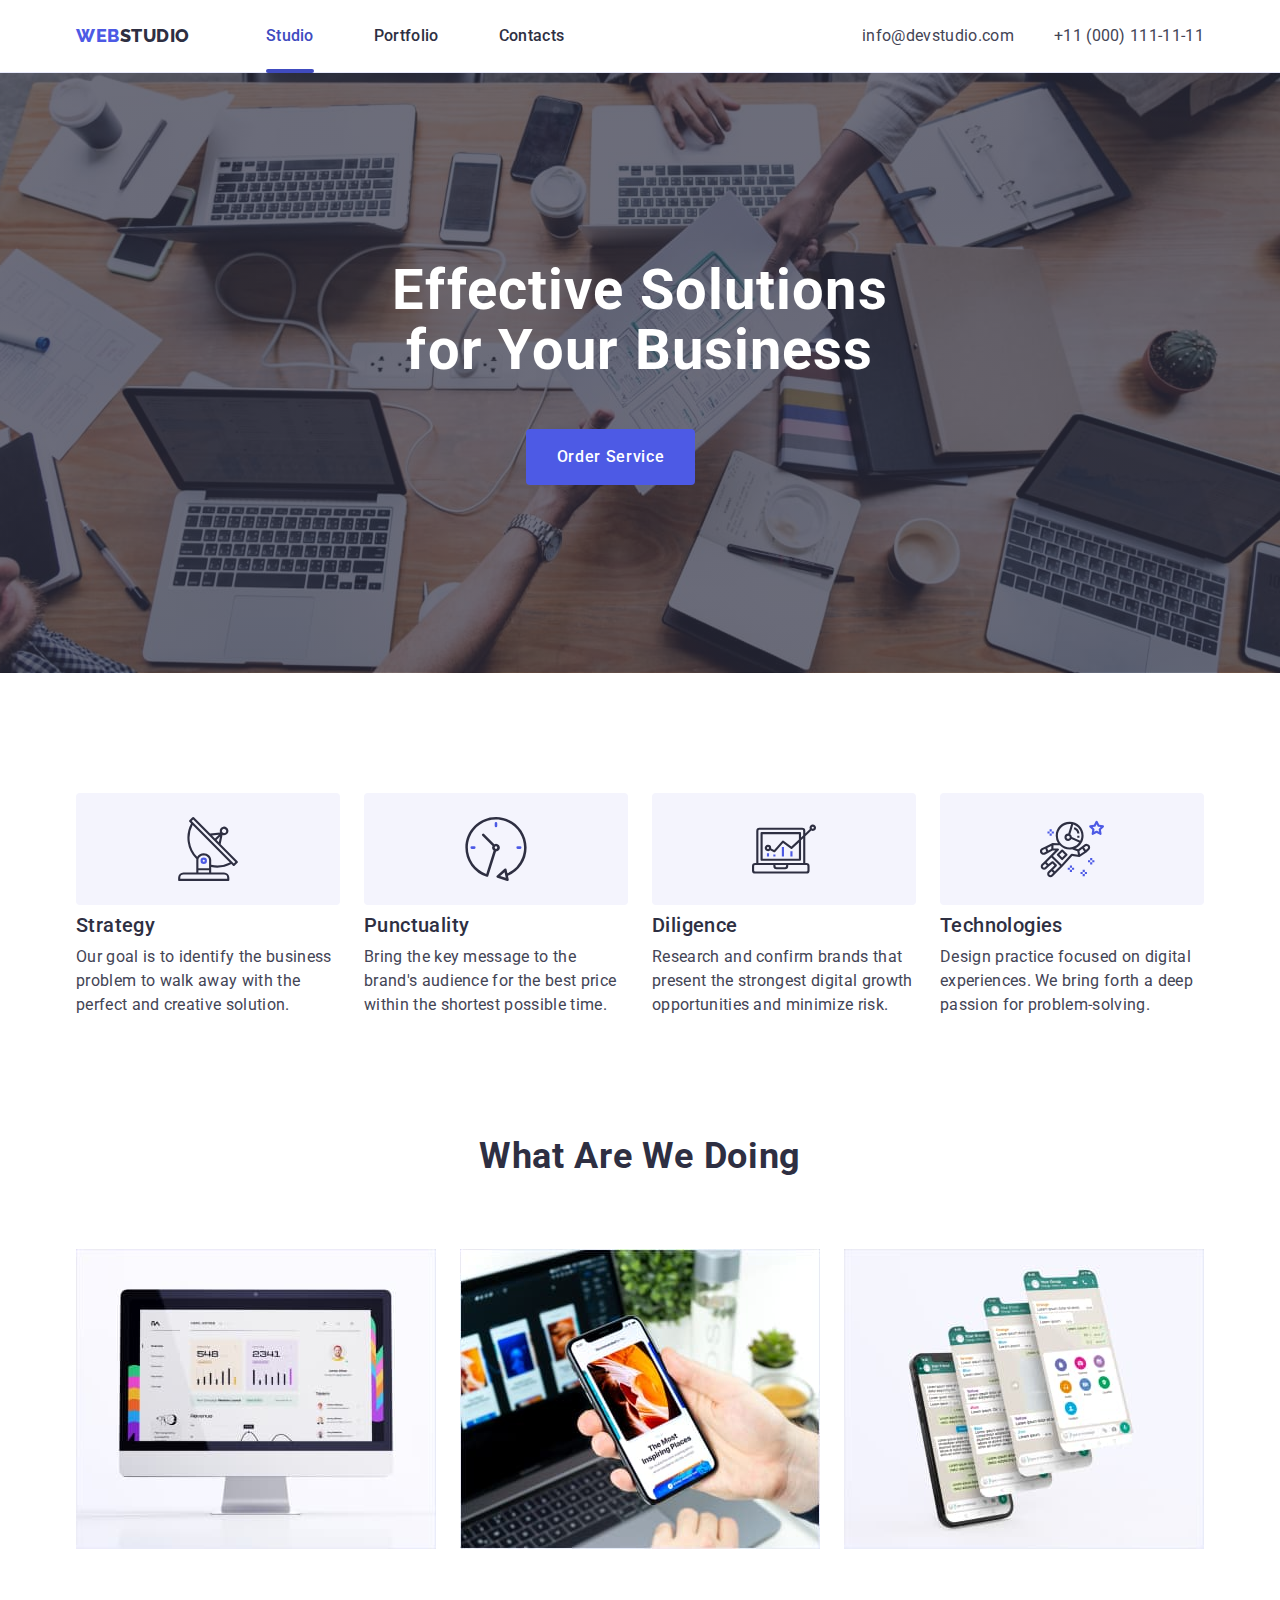
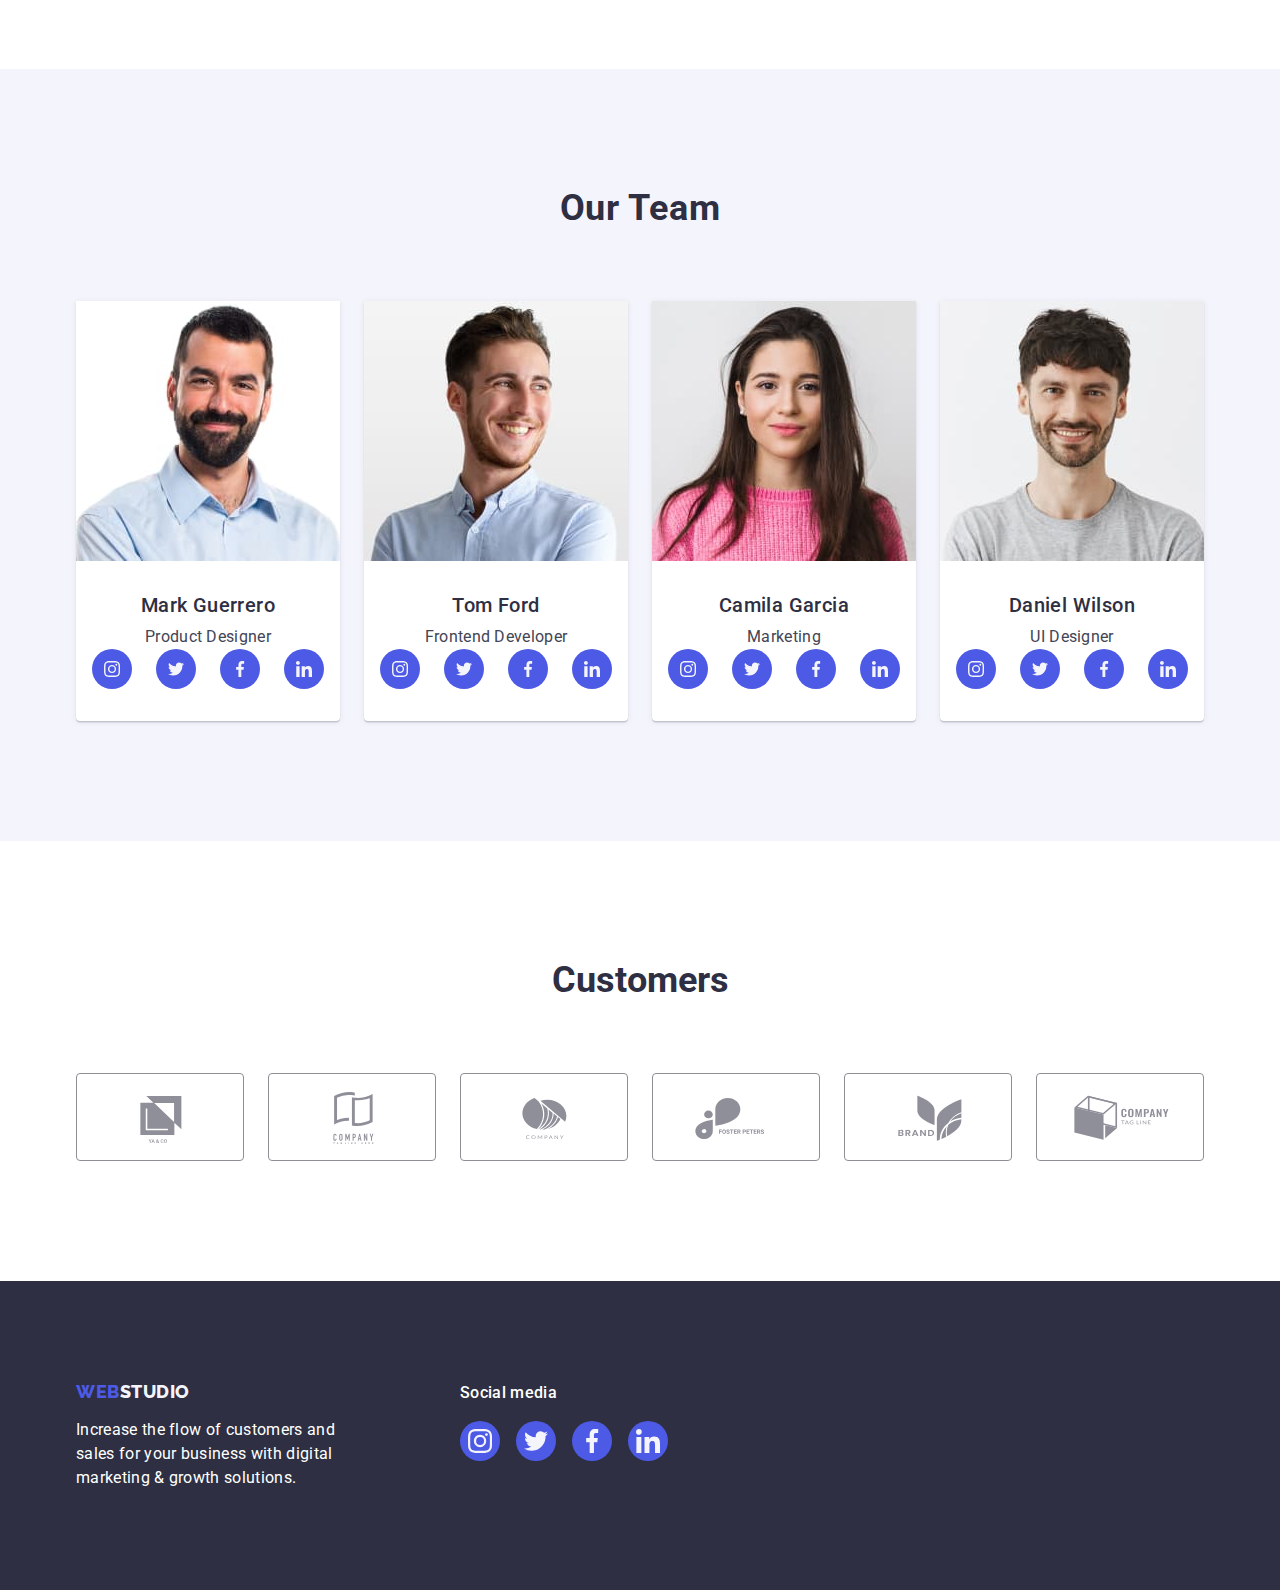
<file: index.html>
<!DOCTYPE html>
<html lang="en">
  <head>
    <meta charset="UTF-8" />
    <meta http-equiv="X-UA-Compatible" content="IE=edge" />
    <meta name="viewport" content="width=device-width, initial-scale=1.0" />

    <title>WebStudio</title>
    <link
      rel="stylesheet"
      href="https://cdn.jsdelivr.net/npm/modern-normalize@2.0.0/modern-normalize.min.css"
    />
    <link rel="preconnect" href="https://fonts.googleapis.com" />
    <link rel="preconnect" href="https://fonts.gstatic.com" crossorigin />
    <link
      href="https://fonts.googleapis.com/css2?family=Raleway:wght@800&family=Roboto:wght@400;500;700&display=swap"
      rel="stylesheet"
    />
    <link rel="stylesheet" href="./css/styles.css" />
  </head>

  <body class="page-body">
    <header class="page-header">
      <div class="container page-header-container">
        <nav class="page-nav">
          <a class="logo link web" href="./index.html">
            Web<span class="studio">Studio</span></a
          >
          <ul class="info list">
            <li class="info-element">
              <a class="element current link" href="./index.html">Studio</a>
            </li>
            <li class="info-element">
              <a class="element link" href="./portfolio.html">Portfolio</a>
            </li>
            <li class="info-element">
              <a class="element link" href="">Contacts</a>
            </li>
          </ul>
        </nav>
        <address class="adr">
          <ul class="info_contact list">
            <li class="adress-elem">
              <a class="contact link" href="mailto:info@devstudio.com"
                >info@devstudio.com</a
              >
            </li>
            <li class="adress-elem">
              <a class="contact link" href="tel:+110001111111"
                >+11 (000) 111-11-11</a
              >
            </li>
          </ul>
        </address>
      </div>
    </header>
    <main>
      <!-- 1section-tagline -->
      <section class="tagline-section">
        <div class="container color-tagline">
          <h1 class="tagline">Effective Solutions for Your Business</h1>
          <button class="modal-btn" type="button" data-modal-open>
            Order Service
          </button>
        </div>
      </section>
      <!-- 2section-quality -->
      <section class="quality">
        <div class="container">
          <h1 class="visually-hidden">Our possibilities</h1>
          <ul class="info_quality list">
            <li class="qual-list">
              <div class="qual-list-icon">
                <svg class="quality-icone" width="64" height="64">
                  <use href="./images/icons.svg#icon-antenna-1"></use>
                </svg>
              </div>
              <h3 class="quality-name">Strategy</h3>
              <p class="paragraph">
                Our goal is to identify the business problem to walk away with
                the perfect and creative solution.
              </p>
            </li>
            <li class="qual-list">
              <div class="qual-list-icon">
                <svg class="quality-icone" width="64" height="64">
                  <use href="./images/icons.svg#icon-clock-1"></use>
                </svg>
              </div>
              <h3 class="quality-name">Punctuality</h3>
              <p class="paragraph">
                Bring the key message to the brand's audience for the best price
                within the shortest possible time.
              </p>
            </li>
            <li class="qual-list">
              <div class="qual-list-icon">
                <svg class="quality-icone" width="64" height="64">
                  <use href="./images/icons.svg#icon-diagram-1"></use>
                </svg>
              </div>
              <h3 class="quality-name">Diligence</h3>
              <p class="paragraph">
                Research and confirm brands that present the strongest digital
                growth opportunities and minimize risk.
              </p>
            </li>
            <li class="qual-list">
              <div class="qual-list-icon">
                <svg class="quality-icone" width="64" height="64">
                  <use href="./images/icons.svg#icon-astronaut-1"></use>
                </svg>
              </div>
              <h3 class="quality-name">Technologies</h3>
              <p class="paragraph">
                Design practice focused on digital experiences. We bring forth a
                deep passion for problem-solving.
              </p>
            </li>
          </ul>
        </div>
      </section>
      <!-- 3section-services -->
      <section class="services">
        <div class="container">
          <h2 class="we_doing">What are we doing</h2>
          <ul class="info_img list">
            <li class="services-images">
              <img src="./images/monitor.jpg" alt="monitor" width="360" />
            </li>
            <li class="services-images">
              <img src="./images/telepthone.jpg" alt="telephone" width="360" />
            </li>
            <li class="services-images">
              <img
                src="./images/telepthones.jpg"
                alt="telephones"
                width="360"
              />
            </li>
          </ul>
        </div>
      </section>
      <!-- 4secion-employers -->
      <section class="employers">
        <div class="container employers_color">
          <h2 class="team">Our Team</h2>
          <ul class="info_photo list">
            <li class="team-photo">
              <img
                class="team-photo-list"
                src="./images/markguerrero.jpg"
                alt="men"
                width="264"
              />
              <div class="employers_info">
                <h3 class="name">Mark Guerrero</h3>
                <p class="job-title">Product Designer</p>
                <!-- social-list -->
                <ul class="social list">
                  <li class="social-icons">
                    <a class="social-list-icons" href="">
                      <svg class="social-pages" width="16" height="16">
                        <use href="./images/icons.svg#icon-instagram-2"></use>
                      </svg>
                    </a>
                  </li>
                  <li class="social-icons">
                    <a class="social-list-icons" href="">
                      <svg class="social-pages" width="16" height="16">
                        <use href="./images/icons.svg#icon-twitter-1"></use>
                      </svg>
                    </a>
                  </li>
                  <li class="social-icons">
                    <a class="social-list-icons" href="">
                      <svg class="social-pages" width="16" height="16">
                        <use href="./images/icons.svg#icon-facebook-1"></use>
                      </svg>
                    </a>
                  </li>
                  <li class="social-icons">
                    <a class="social-list-icons" href="">
                      <svg class="social-pages" width="16" height="16">
                        <use href="./images/icons.svg#icon-linkedin-1"></use>
                      </svg>
                    </a>
                  </li>
                </ul>
              </div>
            </li>
            <li class="team-photo">
              <img
                class="team-photo-list"
                src="./images/tomford.jpg"
                alt="men"
                width="264"
              />
              <div class="employers_info">
                <h3 class="name">Tom Ford</h3>
                <p class="job-title">Frontend Developer</p>
                <ul class="social list">
                  <li class="social-icons">
                    <a class="social-list-icons" href="">
                      <svg class="social-pages" width="16" height="16">
                        <use href="./images/icons.svg#icon-instagram-2"></use>
                      </svg>
                    </a>
                  </li>
                  <li class="social-icons">
                    <a class="social-list-icons" href="">
                      <svg class="social-pages" width="16" height="16">
                        <use href="./images/icons.svg#icon-twitter-1"></use>
                      </svg>
                    </a>
                  </li>
                  <li class="social-icons">
                    <a class="social-list-icons" href="">
                      <svg class="social-pages" width="16" height="16">
                        <use href="./images/icons.svg#icon-facebook-1"></use>
                      </svg>
                    </a>
                  </li>
                  <li class="social-icons">
                    <a class="social-list-icons" href="">
                      <svg class="social-pages" width="16" height="16">
                        <use href="./images/icons.svg#icon-linkedin-1"></use>
                      </svg>
                    </a>
                  </li>
                </ul>
              </div>
            </li>
            <li class="team-photo">
              <img
                class="team-photo-list"
                src="./images/camilagarsia.jpg"
                alt="women"
                width="264"
              />
              <div class="employers_info">
                <h3 class="name">Camila Garcia</h3>
                <p class="job-title">Marketing</p>
                <ul class="social list">
                  <li class="social-icons">
                    <a class="social-list-icons" href="">
                      <svg class="social-pages" width="16" height="16">
                        <use href="./images/icons.svg#icon-instagram-2"></use>
                      </svg>
                    </a>
                  </li>
                  <li class="social-icons">
                    <a class="social-list-icons" href="">
                      <svg class="social-pages" width="16" height="16">
                        <use href="./images/icons.svg#icon-twitter-1"></use>
                      </svg>
                    </a>
                  </li>
                  <li class="social-icons">
                    <a class="social-list-icons" href="">
                      <svg class="social-pages" width="16" height="16">
                        <use href="./images/icons.svg#icon-facebook-1"></use>
                      </svg>
                    </a>
                  </li>
                  <li class="social-icons">
                    <a class="social-list-icons" href="">
                      <svg class="social-pages" width="16" height="16">
                        <use href="./images/icons.svg#icon-linkedin-1"></use>
                      </svg>
                    </a>
                  </li>
                </ul>
              </div>
            </li>
            <li class="team-photo">
              <img
                class="team-photo-list"
                src="./images/danielwilson.jpg"
                alt="men"
                width="264"
              />
              <div class="employers_info">
                <h3 class="name">Daniel Wilson</h3>
                <p class="job-title">UI Designer</p>
                <ul class="social list">
                  <li class="social-icons">
                    <a class="social-list-icons" href="">
                      <svg class="social-pages" width="16" height="16">
                        <use href="./images/icons.svg#icon-instagram-2"></use>
                      </svg>
                    </a>
                  </li>
                  <li class="social-icons">
                    <a class="social-list-icons" href="">
                      <svg class="social-pages" width="16" height="16">
                        <use href="./images/icons.svg#icon-twitter-1"></use>
                      </svg>
                    </a>
                  </li>
                  <li class="social-icons">
                    <a class="social-list-icons" href="">
                      <svg class="social-pages" width="16" height="16">
                        <use href="./images/icons.svg#icon-facebook-1"></use>
                      </svg>
                    </a>
                  </li>
                  <li class="social-icons">
                    <a class="social-list-icons" href="">
                      <svg class="social-pages" width="16" height="16">
                        <use href="./images/icons.svg#icon-linkedin-1"></use>
                      </svg>
                    </a>
                  </li>
                </ul>
              </div>
            </li>
          </ul>
        </div>
      </section>
      <!-- 5section-customers -->
      <section class="customers">
        <div class="container">
          <h2 class="customers-header">Customers</h2>
          <ul class="customers-list list">
            <li class="customers-element">
              <a class="customers-href" href="">
                <svg class="customers-img" width="104" height="56">
                  <use href="./images/icons.svg#icon-Logo"></use>
                </svg>
              </a>
            </li>
            <li class="customers-element">
              <a class="customers-href" href="">
                <svg class="customers-img" width="104" height="56">
                  <use href="./images/icons.svg#icon-Logo-1"></use>
                </svg>
              </a>
            </li>
            <li class="customers-element">
              <a class="customers-href" href="">
                <svg class="customers-img" width="104" height="56">
                  <use href="./images/icons.svg#icon-Logo-2"></use>
                </svg>
              </a>
            </li>
            <li class="customers-element">
              <a class="customers-href" href="">
                <svg class="customers-img" width="104" height="56">
                  <use href="./images/icons.svg#icon-Logo-3"></use>
                </svg>
              </a>
            </li>
            <li class="customers-element">
              <a class="customers-href" href="">
                <svg class="customers-img" width="104" height="56">
                  <use href="./images/icons.svg#icon-Logo-4"></use>
                </svg>
              </a>
            </li>
            <li class="customers-element">
              <a class="customers-href" href="">
                <svg class="customers-img" width="104" height="56">
                  <use href="./images/icons.svg#icon-Logo-5"></use>
                </svg>
              </a>
            </li>
          </ul>
        </div>
      </section>
    </main>
    <!-- Footer -->
    <footer class="page-footer">
      <div class="container container_footer">
        <div class="container-logo-p">
          <a class="logo_footer link web" href="./index.html">
            Web<span class="studios">Studio</span></a
          >
          <p class="tag">
            Increase the flow of customers and sales for your business with
            digital marketing & growth solutions.
          </p>
        </div>
        <div class="social-info-footer">
          <p class="social-paragraph">Social media</p>
          <ul class="social-footer list">
            <li class="social-icons-footer">
              <a class="social-pages-footer" href="./images/icons.svg">
                <svg class="social-list-icons-footer" width="24" height="24">
                  <use href="./images/icons.svg#icon-instagram-2"></use>
                </svg>
              </a>
            </li>
            <li class="social-icons-footer">
              <a class="social-pages-footer" href="./images/icons.svg">
                <svg class="social-list-icons-footer" width="24" height="24">
                  <use href="./images/icons.svg#icon-twitter-1"></use>
                </svg>
              </a>
            </li>
            <li class="social-icons-footer">
              <a class="social-pages-footer" href="./images/icons.svg">
                <svg class="social-list-icons-footer" width="24" height="24">
                  <use href="./images/icons.svg#icon-facebook-1"></use>
                </svg>
              </a>
            </li>
            <li class="social-icons-footer">
              <a class="social-pages-footer" href="./images/icons.svg">
                <svg class="social-list-icons-footer" width="24" height="24">
                  <use href="./images/icons.svg#icon-linkedin-1"></use>
                </svg>
              </a>
            </li>
          </ul>
        </div>
      </div>
    </footer>
    <div class="backdrop is-hidden" data-modal>
      <div class="modal">
        <button class="btn-close" type="button" data-modal-close>
          <svg class="btn-img" width="8" height="8">
            <use href="./images/icons.svg#btn-images"></use>
          </svg>
        </button>
      </div>
    </div>
    <script src="./js/modal.js"></script>
  </body>
</html>
</file>
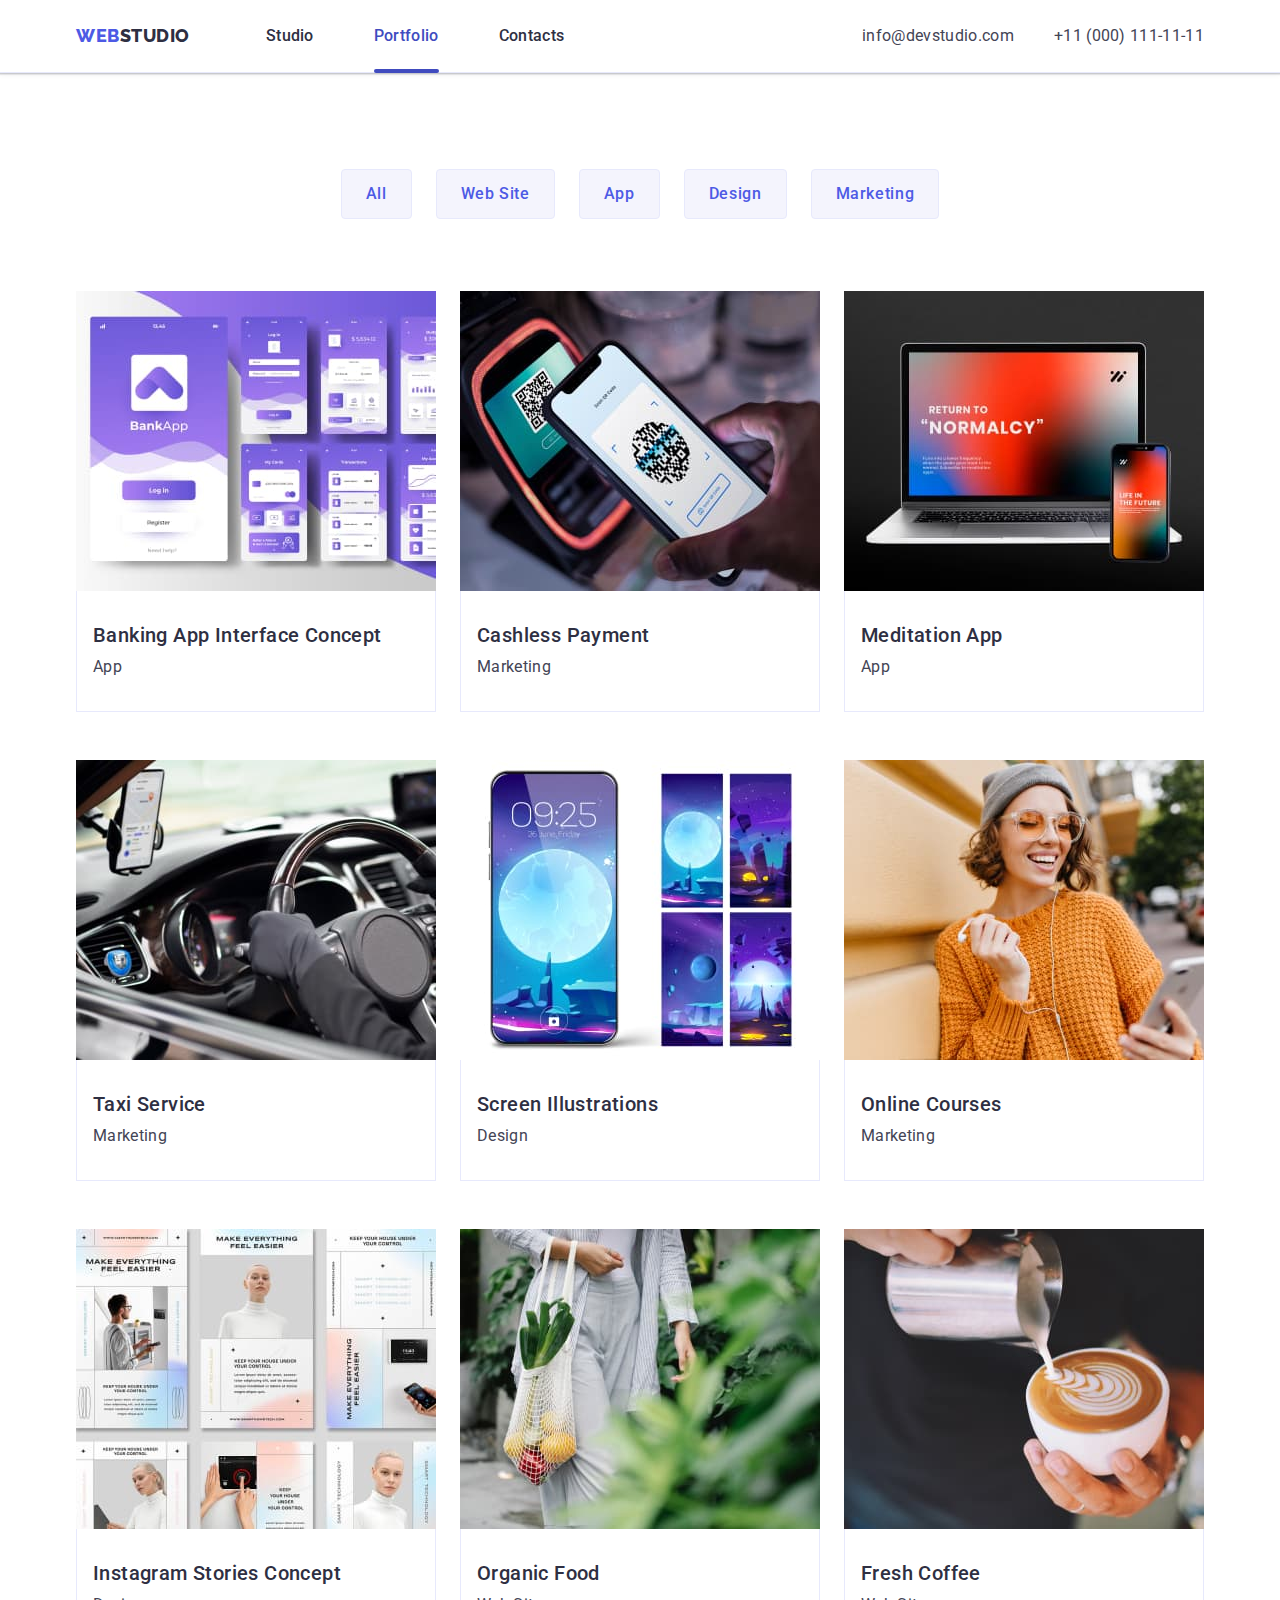
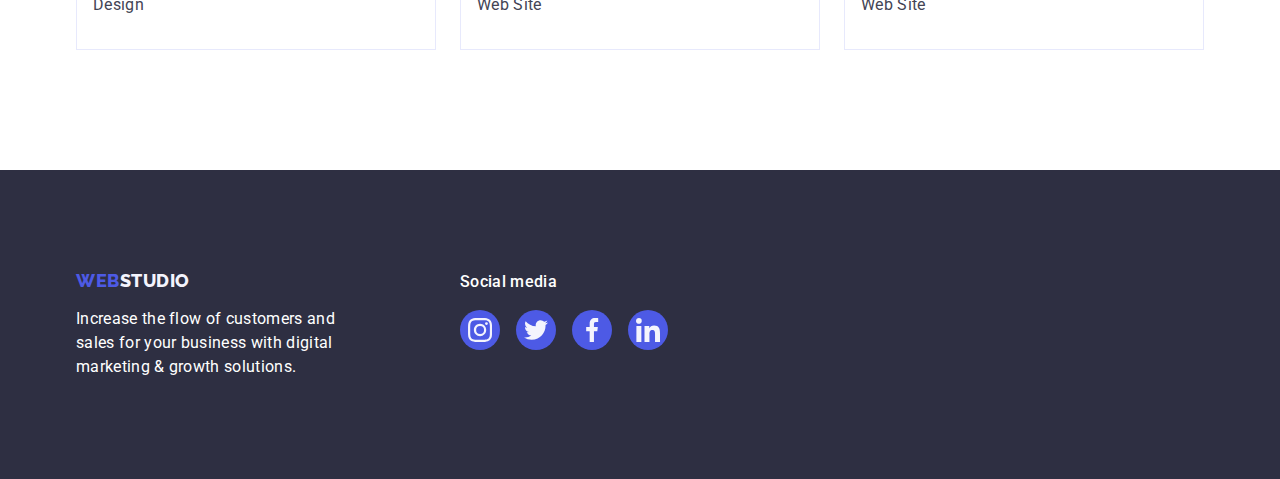
<file: portfolio.html>
<!DOCTYPE html>
<html lang="en">
  <head>
    <meta charset="UTF-8" />
    <meta http-equiv="X-UA-Compatible" content="IE=edge" />
    <meta name="viewport" content="width=device-width, initial-scale=1.0" />

    <title>WebStudio</title>
    <link
      rel="stylesheet"
      href="https://cdn.jsdelivr.net/npm/modern-normalize@2.0.0/modern-normalize.min.css"
    />
    <link rel="preconnect" href="https://fonts.googleapis.com" />
    <link rel="preconnect" href="https://fonts.gstatic.com" crossorigin />
    <link
      href="https://fonts.googleapis.com/css2?family=Raleway:wght@800&family=Roboto:wght@400;500;700&display=swap"
      rel="stylesheet"
    />
    <link rel="stylesheet" href="./css/styles.css" />
  </head>

  <body class="body-portfolio">
    <header class="page-header">
      <div class="container page-header-container">
        <nav class="page-nav">
          <a class="logo link web" href="./index.html">
            Web<span class="studio">Studio</span></a
          >
          <ul class="info list">
            <li class="info-element">
              <a class="element link" href="./index.html">Studio</a>
            </li>
            <li class="info-element">
              <a class="element current link" href="./portfolio.html"
                >Portfolio</a
              >
            </li>
            <li class="info-element">
              <a class="element link" href="">Contacts</a>
            </li>
          </ul>
        </nav>
        <address class="adr">
          <ul class="info_contact list">
            <li class="adress-elem">
              <a class="contact link" href="mailto:info@devstudio.com"
                >info@devstudio.com</a
              >
            </li>
            <li class="adress-elem-two">
              <a class="contact link" href="tel:+110001111111"
                >+11 (000) 111-11-11</a
              >
            </li>
          </ul>
        </address>
      </div>
    </header>
    <main>
      <section class="company">
        <div class="container">
          <h1 class="visually-hidden">Our possibilities</h1>
          <ul class="buttons list">
            <li class="buttons_info">
              <button class="modal-bt" type="button">All</button>
            </li>
            <li class="buttons_info">
              <button class="modal-bt" type="button">Web Site</button>
            </li>
            <li class="buttons_info">
              <button class="modal-bt" type="button">App</button>
            </li>
            <li class="buttons_info">
              <button class="modal-bt" type="button">Design</button>
            </li>
            <li class="buttons_info">
              <button class="modal-bt" type="button">Marketing</button>
            </li>
          </ul>
          <ul class="image_services list">
            <li class="cards link">
              <a class="img link" href="./images/img1.jpg">
                <div class="backdrop-wraper">
                  <img
                    class="project_card"
                    src="./images/img1.jpg"
                    alt="pages"
                    width="360"
                  />
                  <p class="backdrop-text">
                    14 Stylish and User-Friendly App Design Concepts · Task
                    Manager App · Calorie Tracker App · Exotic Fruit Ecommerce
                    App · Cloud Storage App
                  </p>
                </div>
                <div class="description_img">
                  <h2 class="content">Banking App Interface Concept</h2>
                  <p class="divided">App</p>
                </div>
              </a>
            </li>
            <li class="cards link">
              <a href="" class="img link">
                <div class="backdrop-wraper">
                  <img
                    class="project_card"
                    src="./images/img2.jpg"
                    alt="telephone"
                    width="360"
                  />
                  <p class="backdrop-text">
                    14 Stylish and User-Friendly App Design Concepts · Task
                    Manager App · Calorie Tracker App · Exotic Fruit Ecommerce
                    App · Cloud Storage App
                  </p>
                </div>
                <div class="description_img">
                  <h2 class="content">Cashless Payment</h2>
                  <p class="divided">Marketing</p>
                </div>
              </a>
            </li>
            <li class="cards link">
              <a href="" class="img link">
                <div class="backdrop-wraper">
                  <img
                    class="project_card"
                    src="./images/img3.jpg"
                    alt="laptop"
                    width="360"
                  />
                  <p class="backdrop-text">
                    14 Stylish and User-Friendly App Design Concepts · Task
                    Manager App · Calorie Tracker App · Exotic Fruit Ecommerce
                    App · Cloud Storage App
                  </p>
                </div>
                <div class="description_img">
                  <h2 class="content">Meditation App</h2>
                  <p class="divided">App</p>
                </div>
              </a>
            </li>
            <li class="cards link">
              <a href="" class="img link">
                <div class="backdrop-wraper">
                  <img
                    class="project_card"
                    src="./images/img4.jpg"
                    alt="taxi"
                    width="360"
                  />
                  <p class="backdrop-text">
                    14 Stylish and User-Friendly App Design Concepts · Task
                    Manager App · Calorie Tracker App · Exotic Fruit Ecommerce
                    App · Cloud Storage App
                  </p>
                </div>
                <div class="description_img">
                  <h2 class="content">Taxi Service</h2>
                  <p class="divided">Marketing</p>
                </div>
              </a>
            </li>
            <li class="cards link">
              <a href="" class="img link">
                <div class="backdrop-wraper">
                  <img
                    class="project_card"
                    src="./images/img5.jpg"
                    alt="screen"
                    width="360"
                  />
                  <p class="backdrop-text">
                    14 Stylish and User-Friendly App Design Concepts · Task
                    Manager App · Calorie Tracker App · Exotic Fruit Ecommerce
                    App · Cloud Storage App
                  </p>
                </div>
                <div class="description_img">
                  <h2 class="content">Screen Illustrations</h2>
                  <p class="divided">Design</p>
                </div>
              </a>
            </li>
            <li class="cards link">
              <a href="" class="img link">
                <div class="backdrop-wraper">
                  <img
                    class="project_card"
                    src="./images/img6.jpg"
                    alt="young_woman_with_telepthone"
                    width="360"
                  />
                  <p class="backdrop-text">
                    14 Stylish and User-Friendly App Design Concepts · Task
                    Manager App · Calorie Tracker App · Exotic Fruit Ecommerce
                    App · Cloud Storage App
                  </p>
                </div>
                <div class="description_img">
                  <h2 class="content">Online Courses</h2>
                  <p class="divided">Marketing</p>
                </div>
              </a>
            </li>
            <li class="cards link">
              <a href="" class="img link">
                <div class="backdrop-wraper">
                  <img
                    class="project_card"
                    src="./images/img7.jpg"
                    alt="instagram_photo"
                    width="360"
                  />
                  <p class="backdrop-text">
                    14 Stylish and User-Friendly App Design Concepts · Task
                    Manager App · Calorie Tracker App · Exotic Fruit Ecommerce
                    App · Cloud Storage App
                  </p>
                </div>
                <div class="description_img">
                  <h2 class="content">Instagram Stories Concept</h2>
                  <p class="divided">Design</p>
                </div>
              </a>
            </li>
            <li class="cards link">
              <a href="" class="img link">
                <div class="backdrop-wraper">
                  <img
                    class="project_card"
                    src="./images/img8.jpg"
                    alt="women_with_food"
                    width="360"
                  />
                  <p class="backdrop-text">
                    14 Stylish and User-Friendly App Design Concepts · Task
                    Manager App · Calorie Tracker App · Exotic Fruit Ecommerce
                    App · Cloud Storage App
                  </p>
                </div>
                <div class="description_img">
                  <h2 class="content">Organic Food</h2>
                  <p class="divided">Web Site</p>
                </div>
              </a>
            </li>
            <li class="cards link">
              <a href="" class="img link">
                <div class="backdrop-wraper">
                  <img
                    class="project_card"
                    src="./images/img9.jpg"
                    alt="coffee cup"
                    width="360"
                  />
                  <p class="backdrop-text">
                    14 Stylish and User-Friendly App Design Concepts · Task
                    Manager App · Calorie Tracker App · Exotic Fruit Ecommerce
                    App · Cloud Storage App
                  </p>
                </div>
                <div class="description_img">
                  <h2 class="content">Fresh Coffee</h2>
                  <p class="divided">Web Site</p>
                </div>
              </a>
            </li>
          </ul>
        </div>
      </section>
    </main>
    <!-- Footer -->
    <footer class="page-footer">
      <div class="container container_footer">
        <div class="container-logo-p">
          <a class="logo_footer link web" href="./index.html">
            Web<span class="studios">Studio</span></a
          >
          <p class="tag">
            Increase the flow of customers and sales for your business with
            digital marketing & growth solutions.
          </p>
        </div>
        <div class="social-info-footer">
          <p class="social-paragraph">Social media</p>
          <ul class="social-footer list">
            <li class="social-icons-footer">
              <a class="social-pages-footer" href="./images/icons.svg">
                <svg class="social-list-icons-footer" width="24" height="24">
                  <use href="./images/icons.svg#icon-instagram-2"></use>
                </svg>
              </a>
            </li>
            <li class="social-icons-footer">
              <a class="social-pages-footer" href="./images/icons.svg">
                <svg class="social-list-icons-footer" width="24" height="24">
                  <use href="./images/icons.svg#icon-twitter-1"></use>
                </svg>
              </a>
            </li>
            <li class="social-icons-footer">
              <a class="social-pages-footer" href="./images/icons.svg">
                <svg class="social-list-icons-footer" width="24" height="24">
                  <use href="./images/icons.svg#icon-facebook-1"></use>
                </svg>
              </a>
            </li>
            <li class="social-icons-footer">
              <a class="social-pages-footer" href="./images/icons.svg">
                <svg class="social-list-icons-footer" width="24" height="24">
                  <use href="./images/icons.svg#icon-linkedin-1"></use>
                </svg>
              </a>
            </li>
          </ul>
        </div>
      </div>
    </footer>
  </body>
</html>
</file>
<file: css/styles.css>
:root {
  --primary-font: Roboto, sans-serif;
  --secondary-font: Raleway, sans-serif;
}

h1,
h2,
h3,
h4,
h5,
h6,
p {
  margin: 0;
  margin: 0;
}

ul,
ol {
  margin-top: 0;
  margin-bottom: 0;
  padding-left: 0;
}

img {
  display: block;
}

button {
  cursor: pointer;
}

/* page-body */
.page-body {
  font-family: Roboto, sans-serif;
  color: var(--cloud, #434455);
  background: var(--white, #fff);
}

/* page-haeder */
.page-header {
  border-bottom: 1px solid #e7e9fc;
  box-shadow: 0px 2px 1px rgba(46, 47, 66, 0.08),
    0px 1px 1px rgba(46, 47, 66, 0.16), 0px 1px 6px rgba(46, 47, 66, 0.08);
}

.page-header-container {
  display: flex;
  align-items: center;
  justify-content: space-between;
}

.page-nav {
  display: flex;
  align-items: center;
}

.container {
  max-width: 1158px;
  margin-left: auto;
  margin-right: auto;
  padding-left: 15px;
  padding-right: 15px;
}

.list {
  list-style: none;
}

.link {
  text-decoration: none;
}

.logo {
  font-family: Raleway, sans-serif;
  color: var(--iris, #4d5ae5);
  font-size: 18px;
  font-weight: 800;
  line-height: 1.17;
  letter-spacing: 0.03em;
  text-transform: uppercase;
  margin-right: 76px;
}

.studio {
  color: var(--navyblue, #2e2f42);
}

.info-element {
  transition: color 250ms cubic-bezier(0.4, 0, 0.2, 1);
}

.info-element:not(:last-child) {
  margin-right: 40px;
}

.element {
  color: var(--navyblue, #2e2f42);
  font-size: 16px;
  font-weight: 500;
  line-height: 1.5;
  letter-spacing: 0.02em;
  display: block;
  padding: 24px 0;
}

.current {
  position: relative;
  color: #404bbf;
  transition: color 250ms cubic-bezier(0.4, 0, 0.2, 1);
}

.current::after {
  content: "";
  position: absolute;
  left: 0;
  bottom: -1px;
  height: 4px;
  width: 100%;
  background-color: #404bbf;
  border-radius: 2px;
  display: block;
}

.element:hover,
.element:focus {
  color: #404bbf;
}

.adr {
  font-style: normal;
}

.adress-elem {
  color: var(--slate, #434455);
  font-size: 16px;
  line-height: 1.5;
  letter-spacing: 0.02em;
}

.contact {
  color: var(--slate, #434455);
  font-size: 16px;
  font-style: normal;
  font-weight: 400;
  line-height: 1.5;
  letter-spacing: 0.02em;
  padding-bottom: 24px;
  padding-top: 24px;
  display: inline-block;
  transition: color 250ms cubic-bezier(0.4, 0, 0.2, 1);
}

.contact:hover,
.contact:focus {
  color: #404bbf;
}

.info {
  display: flex;
  align-items: center;
  gap: 20px;
}

.info_contact {
  display: flex;
  align-items: center;
  gap: 40px;
}

/* page-main */

.page-main {
  padding-top: 25px;
  padding-bottom: 25px;
}

/* 1 tagline-section */

.tagline-section {
  max-width: 1440px;
  margin: 0 auto;
  padding: 188px 0;
  background-color: var(--navyblue, #2e2f42);
  background-image: linear-gradient(
      rgba(46, 47, 66, 0.7),
      rgba(46, 47, 66, 0.7)
    ),
    url(../images/people-office1.jpg);
  background-repeat: no-repeat;
  background-position: 50% 50%;
  background-size: cover;
}

.color-tagline {
}

.tagline {
  color: var(--white, #fff);
  text-align: center;
  font-size: 56px;
  line-height: 1.07;
  letter-spacing: 0.02em;
  max-width: 496px;
  margin-left: auto;
  margin-right: auto;
  margin-bottom: 48px;
}

.modal-btn {
  color: var(--white, #fff);
  font-family: "Roboto", sans-serif;
  font-size: 16px;
  font-weight: 500;
  line-height: 1.5;
  letter-spacing: 0.04em;
  background: var(--iris, #4d5ae5);
  border-radius: 4px;
  display: block;
  margin-left: 450px;
  min-width: 169px;
  height: 56px;
  border: none;
  transition: background-color 250ms cubic-bezier(0.4, 0, 0.2, 1);
}

.modal-btn:hover,
.modal-btn:focus {
  background-color: #404bbf;
}

/* 2 section-quality */

.quality {
  padding: 120px 0;
}

.visually-hidden {
  position: absolute;
  width: 1px;
  height: 1px;
  margin: -1px;
  border: 0;
  padding: 0;
  white-space: nowrap;
  clip-path: inset(100%);
  clip: rect(0 0 0 0);
  overflow: hidden;
}

.info_quality {
  display: flex;
  align-items: baseline;
  gap: 24px;
  flex-basis: content;
}

.qual-list {
  width: calc((100% - 72px) / 4);
}

.qual-list-icon {
  display: flex;
  align-items: center;
  justify-content: center;
  height: 112px;
  background-color: #f4f4fd;
  border-radius: 4px;
  margin-bottom: 8px;
}

.quality-icone {
  display: block;
  margin-left: auto;
  margin-right: auto;
  margin-bottom: 24px;
  margin-top: 24px;
}

.quality-name {
  color: var(--navyblue, #2e2f42);
  font-size: 20px;
  font-weight: 500;
  line-height: 1.2;
  letter-spacing: 0.02em;
  margin-bottom: 8px;
}

.paragraph {
  color: var(--slate, #434455);
  font-size: 16px;
  line-height: 1.5;
  letter-spacing: 0.02em;
}

.we_doing {
  color: var(--navyblue, #2e2f42);
  font-size: 36px;
  line-height: 1.11;
  text-align: center;
  letter-spacing: 0.02em;
  text-transform: capitalize;
  margin-bottom: 72px;
}

.info_img {
  display: flex;
  align-items: center;
  gap: 24px;
}

/* 3 section-services */

.services {
  padding-bottom: 120px;
}

.services-images {
  flex-basis: calc((100%-3 * 16px) / 3);
}

.employers {
  padding: 120px 0;
  background: var(--cloud, #f4f4fd);
}

/* 4 section-employers */

.info_photo {
  display: flex;
  align-items: center;
  gap: 24px;
  justify-content: center;
}

.team {
  color: var(--navyblue, #2e2f42);
  text-align: center;
  font-size: 36px;
  line-height: 1.11;
  letter-spacing: 0.02em;
  text-transform: capitalize;
  margin-bottom: 72px;
}

.team-photo {
  width: calc((100% - 3 * 24px) / 4);
  border-radius: 0px 0px 4px 4px;
  background: var(--white, #fff);
  box-shadow: 0px 1px 6px rgba(46, 47, 66, 0.08),
    0px 1px 1px rgba(46, 47, 66, 0.16), 0px 2px 1px rgba(46, 47, 66, 0.08);
}

.employers_info {
  padding: 32px 0;
}

.name {
  color: var(--navyblue, #2e2f42);
  text-align: center;
  font-size: 20px;
  font-weight: 500;
  line-height: 1.2;
  letter-spacing: 0.02em;
  margin-bottom: 8px;
  text-align: center;
}

.job-title {
  color: var(--slate, #434455);
  font-size: 16px;
  line-height: 1.5;
  letter-spacing: 0.02em;
  text-align: center;
}

.social {
  display: flex;
  gap: 24px;
  justify-content: center;
}

.social-icons {
  width: 40px;
  height: 40px;
}

.social-list-icons {
  width: 100%;
  height: 100%;
  background-color: #4d5ae5;
  border-radius: 50%;
  display: flex;
  align-items: center;
  justify-content: center;
  transition: background-color 250ms cubic-bezier(0.4, 0, 0.2, 1);
}

.social-list-icons:hover,
.social-list-icons:focus {
  background-color: #404bbf;
}

.social-pages {
  fill: #f4f4fd;
}

/* 5 section-customers */

.customers {
  padding: 120px 0;
}

.customers-header {
  color: var(--navyblue, #2e2f42);
  font-size: 36px;
  line-height: 1.11;
  margin-bottom: 72px;
  text-align: center;
}

.customers-list {
  display: flex;
  gap: 24px;
  align-items: center;
  justify-content: space-between;
}

.customers-element {
  width: calc((100% - 120px) / 6);
  height: 88px;
  transition: background-color 250ms cubic-bezier(0.4, 0, 0.2, 1);
  border-radius: 4px;
}

.customers-href {
  border-radius: 4px;
  display: flex;
  align-items: center;
  justify-content: center;
  color: #8e8f99;
  width: 100%;
  height: 100%;
  border: 1px solid #8e8f99;
  transition: border-color 250ms cubic-bezier(0.4, 0, 0.2, 1),
    color 250ms cubic-bezier(0.4, 0, 0.2, 1);
}

.customers-href:hover,
.customers-href:focus {
  border-color: #404bbf;
  color: #404bbf;
}

.customers-img {
  fill: currentColor;
}

/* page-footer */

.page-footer {
  padding: 100px 0;
  background: var(--navyblue, #2e2f42);
}

.container_footer {
  display: flex;
  align-items: baseline;
}

.container-logo-p {
  margin-right: 120px;
}

.logo_footer {
  font-family: Raleway, sans-serif;
  color: var(--iris, #4d5ae5);
  font-size: 18px;
  font-weight: 800;
  line-height: 1.17;
  letter-spacing: 0.03em;
  text-transform: uppercase;
  display: inline-block;
  margin-bottom: 16px;
}

.studios {
  color: var(--navyblue, #f4f4fd);
  font-family: Raleway;
  font-size: 18px;
  font-weight: 800;
  line-height: 21px;
  letter-spacing: 0.54px;
  text-transform: uppercase;
}

.tag {
  font-size: 16px;
  line-height: 1.5;
  color: var(--cloud, #ffffff);
  letter-spacing: 0.02em;
  width: 264px;
}

.social-info-footer .social-paragraph {
  color: var(--white, #ffffff);
  font-size: 16px;
  font-weight: 500;
  line-height: 1.5;
  letter-spacing: 0.02em;
  margin-bottom: 16px;
}

.social-footer {
  display: flex;
  gap: 16px;
}

.social-icons-footer {
  width: 40px;
  height: 40px;
}

.social-pages-footer {
  width: 100%;
  height: 100%;
  background-color: var(--iris, #4d5ae5);
  border-radius: 50%;
  display: flex;
  align-items: center;
  justify-content: center;
  transition: background-color 250ms cubic-bezier(0.4, 0, 0.2, 1);
}

.social-pages-footer:hover,
.social-pages-footer:focus {
  background-color: #31d0aa;
}

.social-list-icons-footer {
  fill: #f4f4fd;
}

/* modal-btn */

.backdrop {
  position: fixed;
  top: 0;
  left: 0;
  width: 100%;
  height: 100%;
  background-color: rgba(46, 47, 66, 0.4);
  transition: opacity 250ms cubic-bezier(0.4, 0, 0.2, 1),
    visibility 250ms cubic-bezier(0.4, 0, 0.2, 1);
}

.is-hidden {
  opacity: 0;
  visibility: hidden;
  pointer-events: none;
}

.modal {
  position: absolute;
  top: 50%;
  left: 50%;
  transform: translate(-50%, -50%) scale(1);
  width: 408px;
  min-height: 584px;
  background: #fcfcfc;
  box-shadow: 0px 1px 1px rgba(0, 0, 0, 0.14), 0px 1px 3px rgba(0, 0, 0, 0.12),
    0px 2px 1px rgba(0, 0, 0, 0.2);
  border-radius: 4px;
  transition: transform 250ms cubic-bezier(0.4, 0, 0.2, 1);
  border: 1px solid rgba(0, 0, 0, 0.1);
}

.btn-close {
  position: absolute;
  top: 24px;
  right: 24px;
  width: 24px;
  height: 24px;
  border-radius: 50%;
  display: flex;
  align-items: center;
  justify-content: center;
  background-color: #e7e9fc;
  border: 1px solid rgba(0, 0, 0, 0.1);
  padding: 0;
  cursor: pointer;
  transition: background-color 250ms cubic-bezier(0.4, 0, 0.2, 1),
    border 250ms cubic-bezier(0.4, 0, 0.2, 1);
}
.btn-close:hover,
.btn-close:focus {
  background-color: #404bbf;
  border: none;
}
.btn-img {
  transition: fill 250ms cubic-bezier(0.4, 0, 0.2, 1);
}

.btn-close:hover > .btn-img,
.btn-close:focus > .btn-img {
  fill: #ffffff;
}

/**Portfolio**/

/* page-body-portfolio */

.body-portfolio {
  color: var(--slate, #434455);
  font-family: Roboto, sans-serif;
}

/* page-header-portfilio */

.page-header-portfolio {
  border-bottom: 1px solid #e7e9fc;
}

.page-header-container-portfolio {
  display: flex;
  align-items: center;
  justify-content: space-between;
}

.page-nav-portfolio {
  display: flex;
  align-items: center;
}

.logo-portfolio {
  font-family: Raleway, sans-serif;
  color: var(--iris, #4d5ae5);
  font-size: 18px;
  font-weight: 800;
  line-height: 1.17;
  letter-spacing: 0.03em;
  text-transform: uppercase;
  padding-left: 150px;
  position: relative;
}

.studio-portfolio {
  color: var(--navyblue, #2e2f42);
  margin-right: 76px;
}

.info-portfolio {
  display: flex;
  align-items: center;
  gap: 40px;
}

.element-portfolio {
  padding: 24px 0;
}

.info-contact-portfolio {
  display: flex;
  align-items: flex-end;
  gap: 40px;
}

.adress-elem {
  transition: color 250ms cubic-bezier(0.4, 0, 0.2, 1);
}

.adress-elem-two {
  transition: color 250ms cubic-bezier(0.4, 0, 0.2, 1);
}

/* page-main-portfolio */

.page-main-container-portfolio {
  display: flex;
  align-items: center;
  justify-content: space-between;
}

/* section-company */
.company {
  padding-top: 96px;
  padding-bottom: 120px;
}

.buttons {
  display: flex;
  align-items: center;
  gap: 24px;
  margin-bottom: 72px;
  justify-content: center;
}

.buttons_info {
}

.modal-bt {
  color: var(--iris, #4d5ae5);
  background-color: var(--ocean, #f4f4fd);
  font-size: 16px;
  font-weight: 500;
  border-radius: 4px;
  line-height: 1.5;
  letter-spacing: 0.04em;
  padding-top: 12px;
  padding-bottom: 12px;
  padding-left: 24px;
  padding-right: 24px;
  border: 1px solid #e7e9fc;
  transition: color 250ms cubic-bezier(0.4, 0, 0.2, 1),
    background-color 250ms cubic-bezier(0.4, 0, 0.2, 1),
    border-color 250ms cubic-bezier(0.4, 0, 0.2, 1),
    box-shadow 250ms cubic-bezier(0.4, 0, 0.2, 1);
}

.modal-bt:hover,
.modal-bt:focus {
  color: var(--white, #fff);
  background-color: var(--ocean, #404bbf);
  border-color: var(--ocean, #404bbf);
  box-shadow: 0px 2px 2px 0px rgba(0, 0, 0, 0.12),
    0px 2px 1px 0px rgba(0, 0, 0, 0.08), 0px 3px 1px 0px rgba(0, 0, 0, 0.1);
}

.image_services {
  display: flex;
  flex-direction: row;
  align-items: center;
  gap: 24px;
  flex-wrap: wrap;
  row-gap: 48px;
}

.img.link {
  display: block;
  transition: box-shadow 250ms cubic-bezier(0.4, 0, 0.2, 1);
}
.img.link:hover,
.img.link:focus {
  box-shadow: 0px 1px 6px rgba(46, 47, 66, 0.08),
    0px 1px 1px rgba(46, 47, 66, 0.16), 0px 2px 1px rgba(46, 47, 66, 0.08);
}

.backdrop-wraper {
  position: relative;
  overflow: hidden;
}

.backdrop-text {
  color: var(--cloud, #f4f4fd);
  font-size: 16px;
  line-height: 1.5;
  letter-spacing: 0.02em;
  padding: 40px 32px;
  background-color: #4d5ae5;
  position: absolute;
  transform: translateY(100%);
  width: 100%;
  height: 100%;
  top: 0;
  left: 0;
  transition: transform 250ms cubic-bezier(0.4, 0, 0.2, 1);
}
.img.link:hover .backdrop-text,
.img.link:focus .backdrop-text {
  transform: translateY(0%);
}

.cards {
  width: calc((100% - 48px) / 3);
}

.description_img {
  padding: 32px 16px;
  border: 1px solid #e7e9fc;
  border-top: none;
}

.content {
  color: var(--navyblue, #2e2f42);
  font-size: 20px;
  font-weight: 500;
  line-height: 1.2;
  letter-spacing: 0.02em;
  margin-bottom: 8px;
}

.divided {
  color: var(--slate, #434455);
  font-size: 16px;
  line-height: 1.5;
  letter-spacing: 0.02em;
}

/* page-footer-portfolio */

.page-footer-container-portfolio {
  display: flex;
  padding: 100px 0;
  background: var(--navyblue, #2e2f42);
}

.container_portfolio {
  padding-left: 100px;
  margin-left: 15px;
  margin-right: 120px;
  display: flex;
  align-items: baseline;
}

.conclusion_footer {
  margin-right: 120px;
}

.logo_portfolio {
  font-family: Raleway, sans-serif;
  color: var(--iris, #4d5ae5);
  font-size: 18px;
  font-weight: 800;
  line-height: 1.17;
  letter-spacing: 0.03em;
  text-transform: uppercase;
  display: inline-block;
  margin-bottom: 16px;
}

.tag_footer_portfolio {
  font-weight: 500;
  font-size: 16px;
  line-height: 1.5;
  color: var(--cloud, #ffffff);
  letter-spacing: 0.02em;
  width: 264px;
  margin-bottom: 16px;
}

.social-info-footer-portfolio {
  margin-right: 120px;
  display: flex;
  flex-direction: column;
  gap: 16px;
}

.social-paragraph-portfolio {
  color: var(--white, #fff);
  font-size: 16px;
  font-weight: 500;
  line-height: 1.5;
  letter-spacing: 0.02em;
  margin-bottom: 16px;
}

.social-footer-portfolio {
  display: flex;
  gap: 16px;
}

.social-icons-footer-portfolio {
  width: 40px;
  height: 40px;
}

.social-pages-footer-portfolio {
  width: 100%;
  height: 100%;
  background-color: var(--iris, #4d5ae5);
  border-radius: 50%;
  display: flex;
  align-items: center;
  justify-content: center;
}

.social-pages-footer-portfolio:hover,
.social-pages-footer-portfolio:focus {
  background-color: #31d0aa;
}

.social-list-icons-footer-portfolio {
  fill: #f4f4fd;
}
</file>
